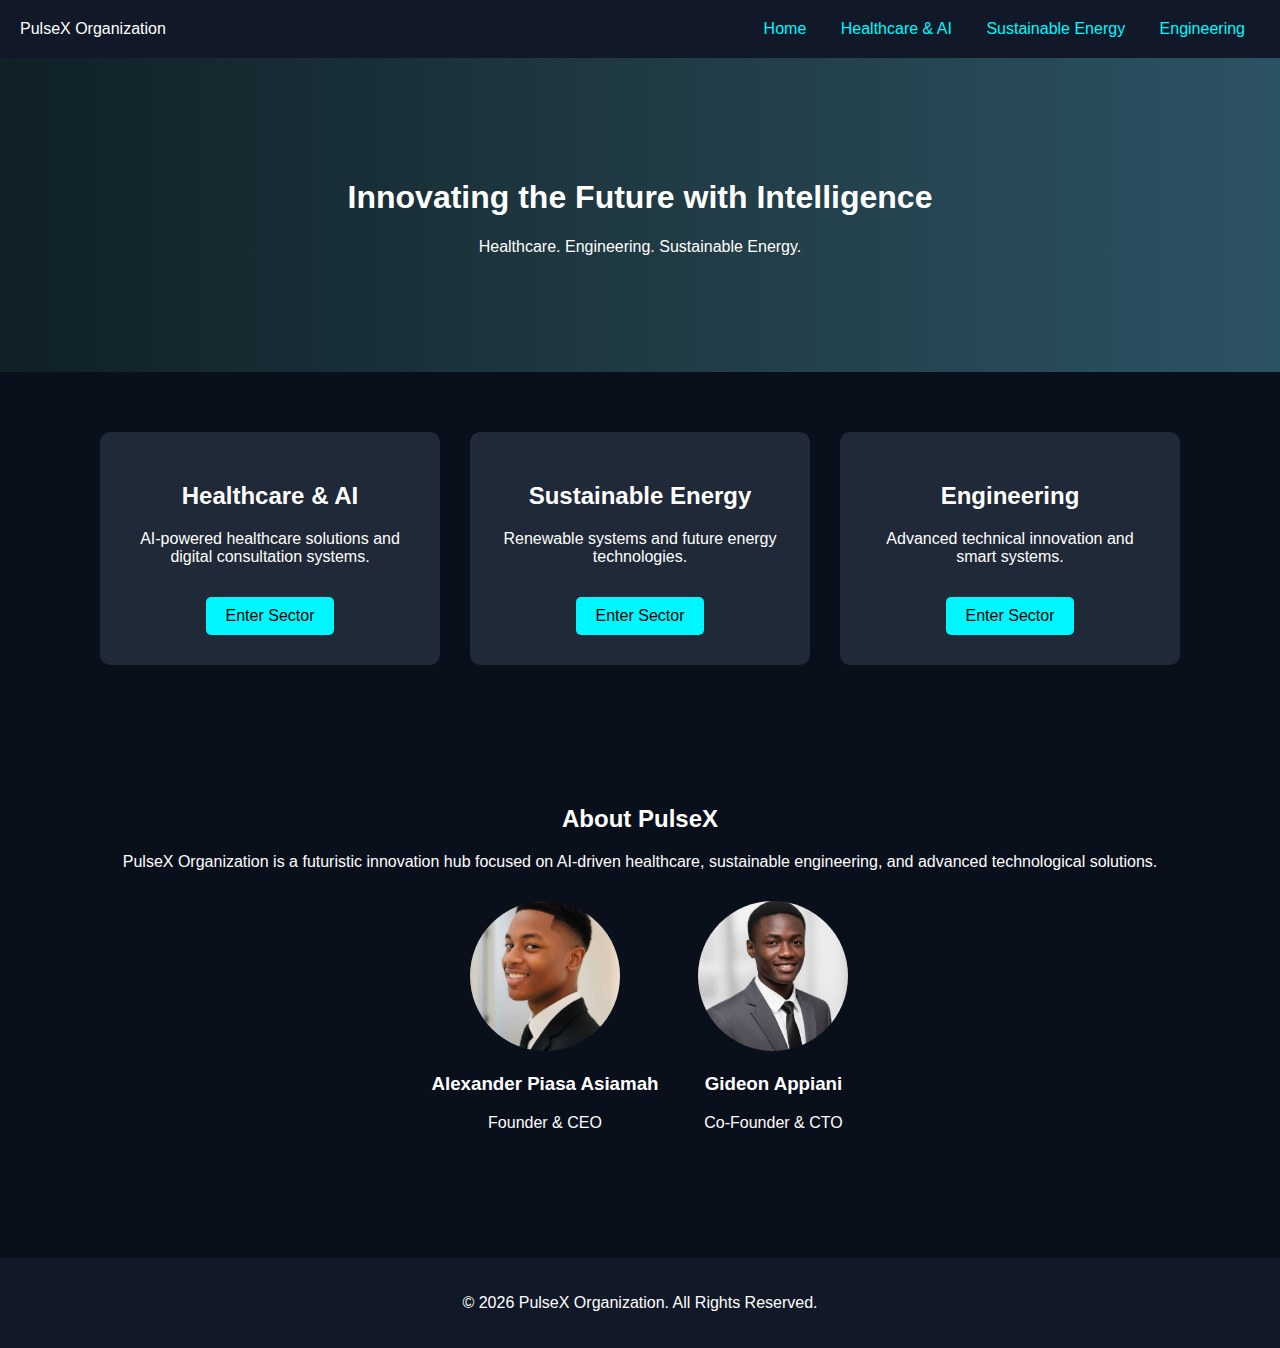
<file: index.html>
<!DOCTYPE html>
<html lang="en">
<head>
<meta charset="UTF-8">
<meta name="viewport" content="width=device-width, initial-scale=1.0">
<title>PulseX Organization</title>
<link rel="stylesheet" href="css/style.css">
</head>
<body>

<header>
    <div class="logo">PulseX Organization</div>
    <nav>
        <a href="index.html">Home</a>
        <a href="healthcare.html">Healthcare & AI</a>
        <a href="energy.html">Sustainable Energy</a>
        <a href="engineering.html">Engineering</a>
    </nav>
</header>

<section class="hero">
    <h1>Innovating the Future with Intelligence</h1>
    <p>Healthcare. Engineering. Sustainable Energy.</p>
</section>

<section class="sectors">
    <div class="sector-card">
        <h2>Healthcare & AI</h2>
        <p>AI-powered healthcare solutions and digital consultation systems.</p>
        <a href="healthcare.html">Enter Sector</a>
    </div>

    <div class="sector-card">
        <h2>Sustainable Energy</h2>
        <p>Renewable systems and future energy technologies.</p>
        <a href="energy.html">Enter Sector</a>
    </div>

    <div class="sector-card">
        <h2>Engineering</h2>
        <p>Advanced technical innovation and smart systems.</p>
        <a href="engineering.html">Enter Sector</a>
    </div>
</section>

<section class="about">
    <h2>About PulseX</h2>
    <p>PulseX Organization is a futuristic innovation hub focused on AI-driven healthcare, sustainable engineering, and advanced technological solutions.</p>

    <div class="team">
        <div class="member">
            <img src="asserts/ceo.jpg" alt="CEO">
            <h3>Alexander Piasa Asiamah</h3>
            <p>Founder & CEO</p>
        </div>

        <div class="member">
            <img src="asserts/cto.jpg" alt="CTO">
            <h3>Gideon Appiani</h3>
            <p>Co-Founder & CTO</p>
        </div>
    </div>
</section>

<footer>
    <p>© 2026 PulseX Organization. All Rights Reserved.</p>
</footer>

</body>
</html>
</file>
<file: css/style.css>
body{
margin:0;
font-family:Arial, sans-serif;
background:#0a0f1c;
color:white;
}

header{
display:flex;
justify-content:space-between;
padding:20px;
background:#111827;
}

nav a{
color:#00f7ff;
margin:0 15px;
text-decoration:none;
}

.hero{
text-align:center;
padding:100px 20px;
background:linear-gradient(to right,#0f2027,#203a43,#2c5364);
}

.sectors{
display:flex;
justify-content:center;
gap:30px;
padding:60px 20px;
flex-wrap:wrap;
}

.sector-card{
background:#1f2937;
padding:30px;
width:280px;
border-radius:10px;
text-align:center;
}

.sector-card a{
display:inline-block;
margin-top:15px;
padding:10px 20px;
background:#00f7ff;
color:black;
text-decoration:none;
border-radius:5px;
}

.about{
padding:60px 20px;
text-align:center;
}

.team{
display:flex;
justify-content:center;
gap:40px;
margin-top:30px;
flex-wrap:wrap;
}

.member img{
width:150px;
height:150px;
border-radius:50%;
object-fit:cover;
}

.sector-page{
padding:60px 20px;
text-align:center;
}

video{
width:70%;
margin:30px 0;
border-radius:10px;
}

.payment-box{
background:#1f2937;
padding:30px;
border-radius:10px;
max-width:400px;
margin:0 auto;
}

.payment-box input{
width:100%;
padding:10px;
margin:10px 0;
border-radius:5px;
border:none;
}

.payment-box button{
padding:10px 20px;
background:#00f7ff;
border:none;
cursor:pointer;
border-radius:5px;
}

.unlock-buttons{
display:none;
flex-direction:column;
gap:10px;
margin-top:20px;
}

.unlock-buttons a{
background:#00f7ff;
color:black;
padding:10px;
text-decoration:none;
border-radius:5px;
}

footer{
text-align:center;
padding:20px;
background:#111827;
margin-top:50px;
}
</file>
